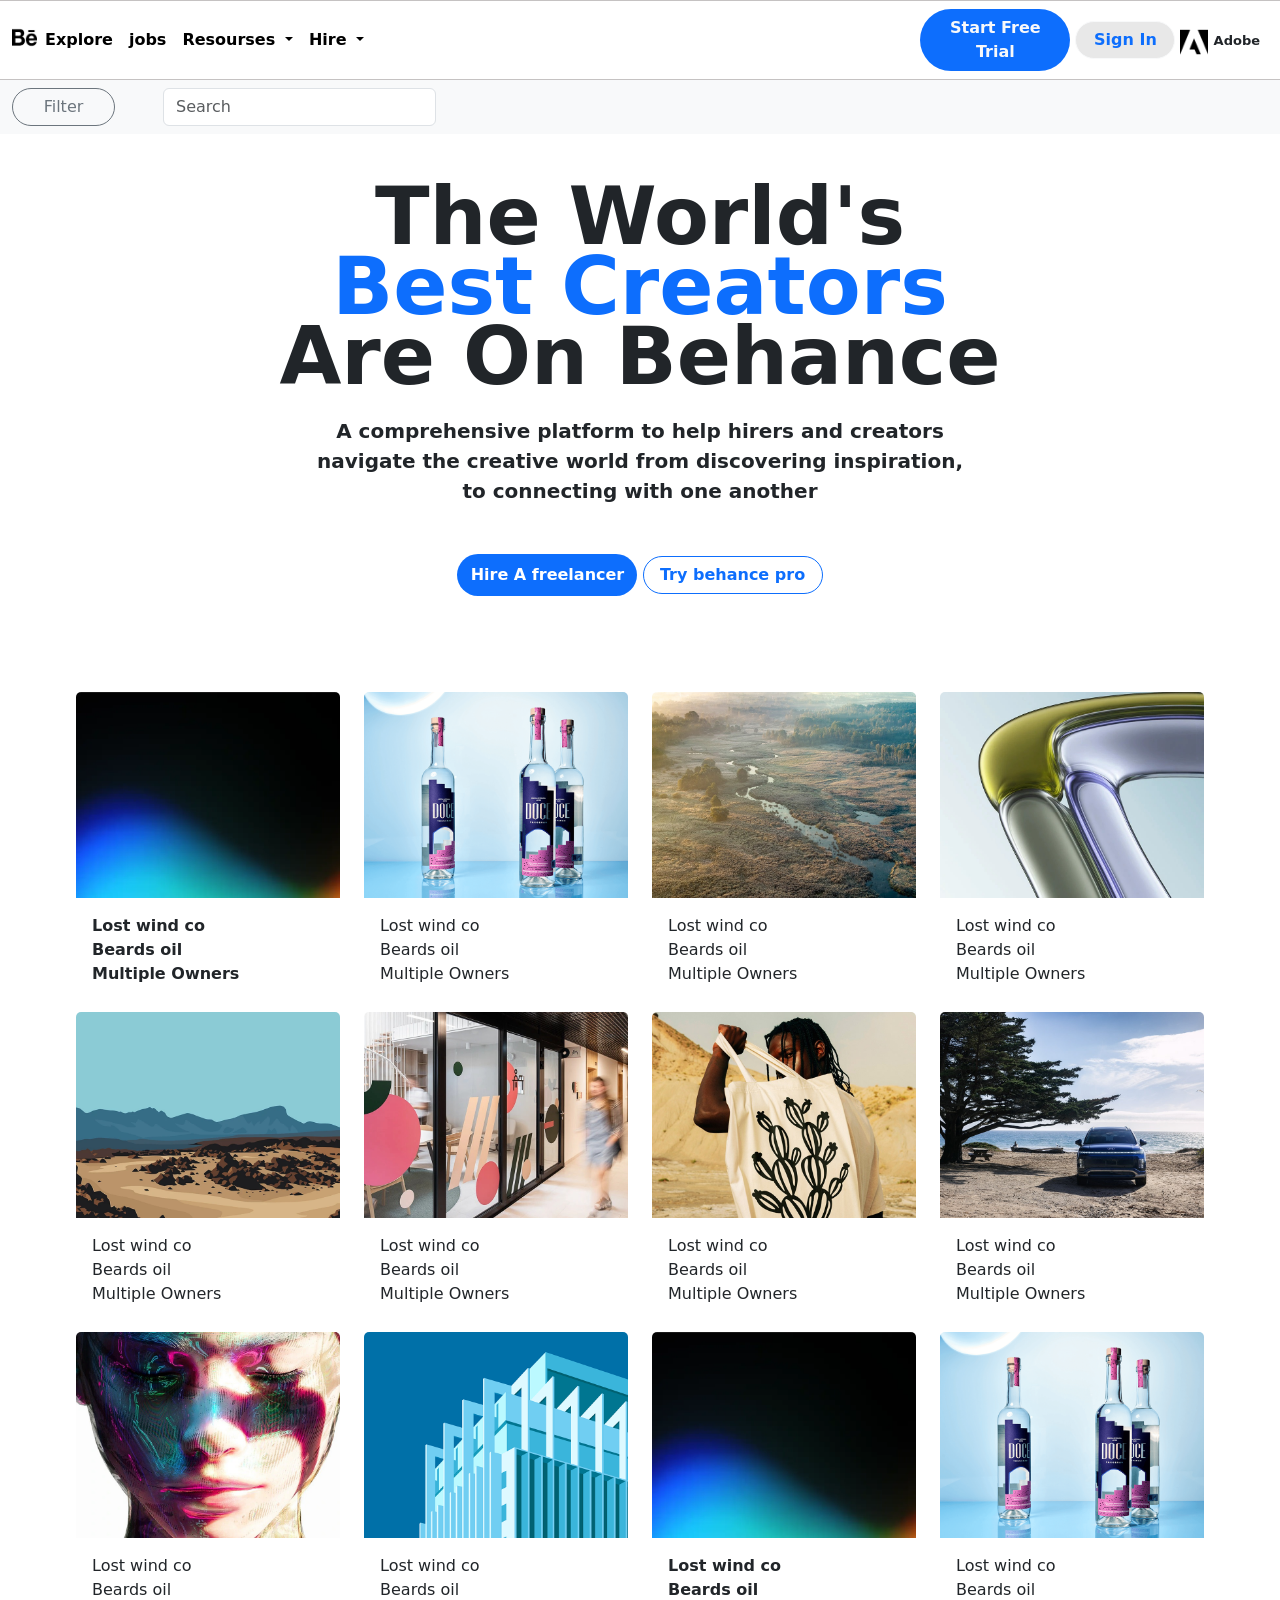
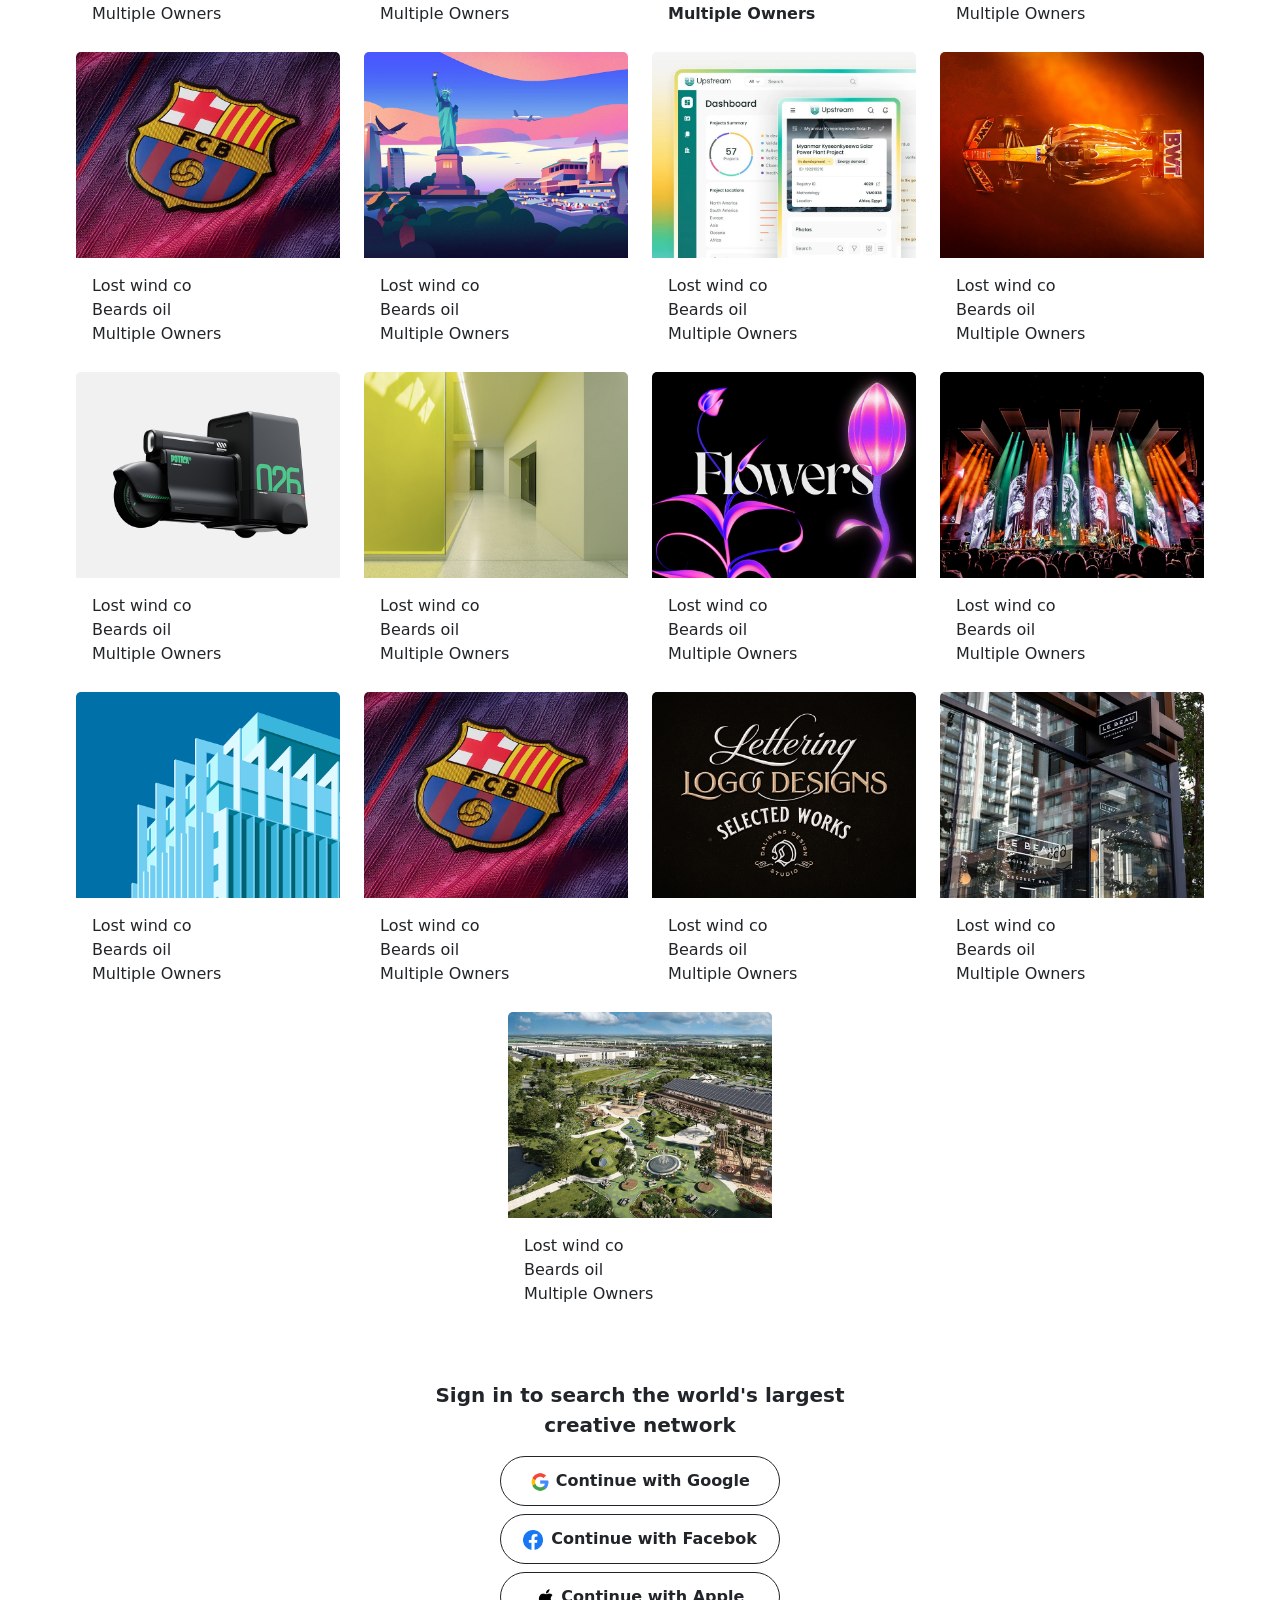
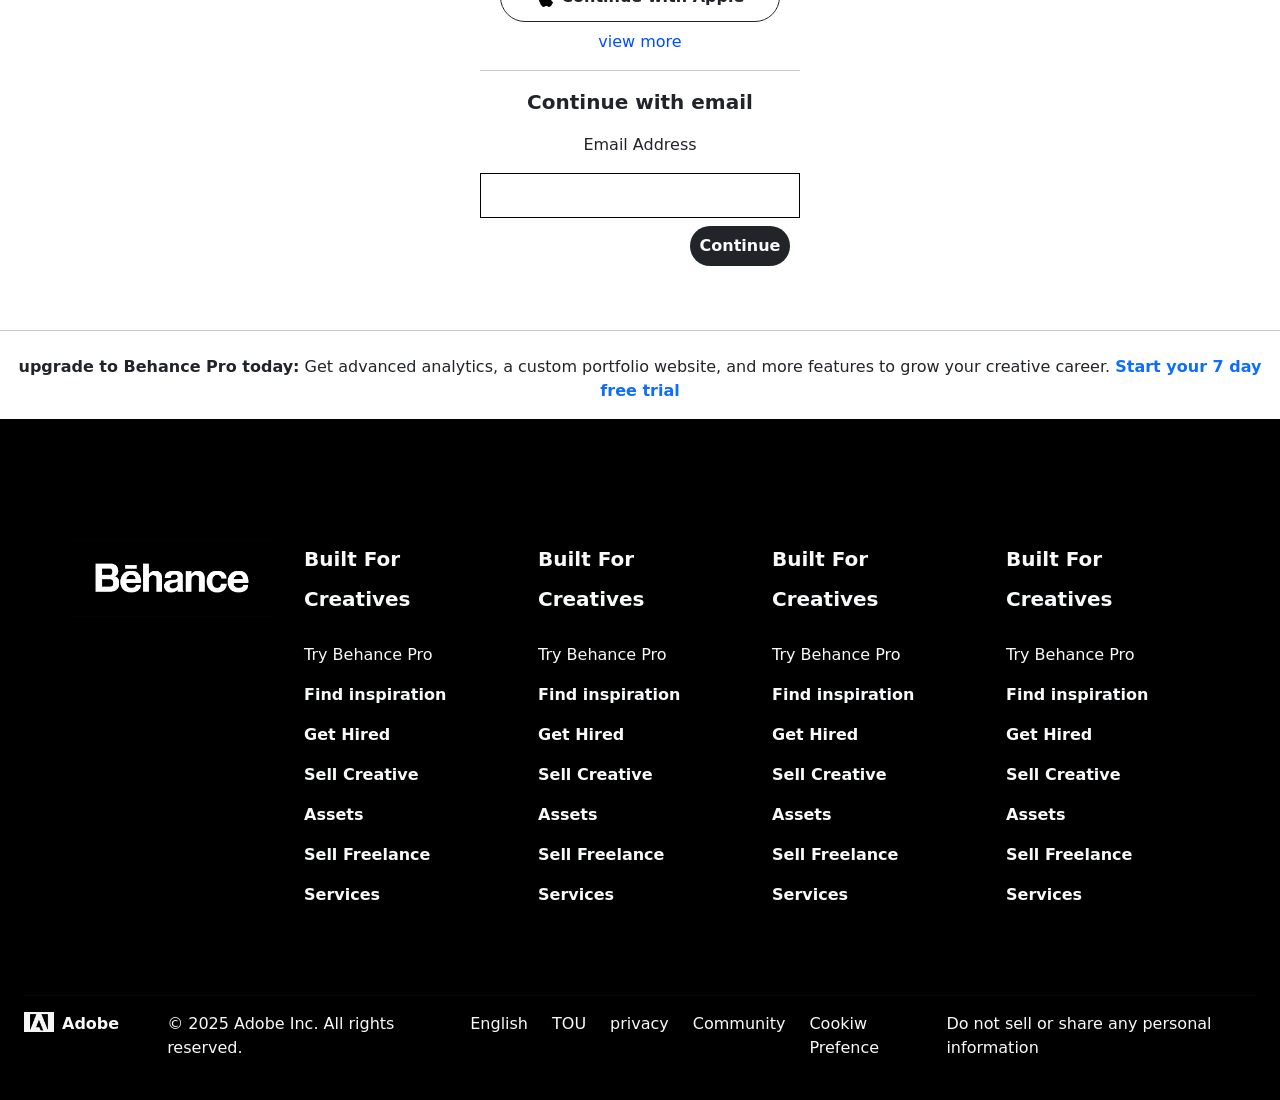
<file: index.html>
<!DOCTYPE html>
<html lang="en">

<head>
  <meta charset="UTF-8">
  <meta name="viewport" content="width=device-width, initial-scale=1.0">
  <title>behance</title>
  <link rel="stylesheet" href="behance.css">
  <link href="https://cdn.jsdelivr.net/npm/bootstrap@5.3.8/dist/css/bootstrap.min.css" rel="stylesheet"
    integrity="sha384-sRIl4kxILFvY47J16cr9ZwB07vP4J8+LH7qKQnuqkuIAvNWLzeN8tE5YBujZqJLB" crossorigin="anonymous">
</head>

<body>
  <!-- navbar -->
  <nav class="navbar navbar-expand-lg"
    style="border: 1px solid rgb(197, 194, 194); border-left: none; border-right: none;">
    <div class="container-fluid">
      <button class="navbar-toggler" style="border: none;" type="button" data-bs-toggle="collapse"
        data-bs-target="#navbarSupportedContent" aria-controls="navbarSupportedContent" aria-expanded="false"
        aria-label="Toggle navigation">
        <span class="navbar-toggler-icon "></span>
      </button>
      <a class="navbar-brand me-auto mb-2" href="index.html"><img src="./behance.png" alt="" style="width: 25px;"></a>
      <div class="collapse navbar-collapse" id="navbarSupportedContent">
        <ul class="navbar-nav me-auto mb-2 mb-lg-0">
          <li class="nav-item">
            <a class="nav-link active fw-semibold" aria-current="page" href="#">Explore </a>
          </li>
          <li class="nav-item">
            <a class="nav-link active fw-semibold" href="#">jobs</a>
          </li>
          <li class="nav-item dropdown fw-semibold">
            <a class="nav-link active dropdown-toggle fw-semibold" href="#" role="button" data-bs-toggle="dropdown"
              aria-expanded="false">
              Resourses
            </a>
            <ul class="dropdown-menu" id="drop">
              <li><a class="dropdown-item fw-semibold" href="#">Overview</a></li>
              <li><a class="dropdown-item fw-semibold" href="#">Carrer Guides</a></li>
              <li><a class="dropdown-item fw-semibold" href="#">Commisssioned Projects</a></li>
              <li><a class="dropdown-item fw-semibold" href="#">Creative Apprentiship</a></li>
            </ul>
          </li>
          <li class="nav-item dropdown">
            <a class="nav-link active dropdown-toggle fw-semibold" href="#" role="button" data-bs-toggle="dropdown"
              aria-expanded="false">
              Hire
            </a>
            <ul class="dropdown-menu">
              <li><a class="dropdown-item fw-semibold good" href="#">Hiring Dashboard</a></li>
              <li><a class="dropdown-item fw-semibold" href="#">Free lancer</a></li>
              <li><a class="dropdown-item fw-semibold" href="#">Hiring one Behance</a></li>
              <li><a class="dropdown-item fw-semibold" href="#">Create New Job</a></li>
              <li>
                <hr class="dropdown-divider">
              </li>

              <li><a class="dropdown-item fw-light" href="#">Logo Desinger</a></li>
              <li><a class="dropdown-item fw-light" href="#">Brand Designer</a></li>
              <li><a class="dropdown-item fw-light" href="#">website Designer</a></li>
              <li><a class="dropdown-item fw-light" href="#">Illustrators</a></li>
              <li><a class="dropdown-item fw-light" href="#">Social Media Designers</a></li>
            </ul>
          </li>

        </ul>
        <form class="d-flex gap-3 d-lg-block d-md-none d-sm-none d-xs-none me-2">
          <button class="btn btn-outline-none bg-primary  rounded-pill" style="width: 150px;"><a href="./startfree trial.html"
              class="text-decoration-none text-light fw-semibold">Start Free Trial</a></button>
          <button class="btn btn-outline-light rounded-pill" type="submit"
            style="background-color: rgb(232, 232, 232); width: 100px;"><a href=""
              class="text-decoration-none text-primary fw-semibold">Sign In</a></button>
          <img src="./adobe.png" alt="" style="width:28px; height: 28px;" class="mt-1">
          <span class=" fw-bold" style="font-size: small; text-align: center;">Adobe</span>
        </form>
      </div>
    </div>
  </nav>


  <nav class="navbar bg-body-tertiary">
  <div class="container-fluid">
    <form class="d-flex" role="search">
       <button class="btn btn-outline-secondary rounded-pill" type="submit" style="width: 150px;">Filter</button>
      <input class="form-control ms-5" type="search" placeholder="Search" aria-label="Search"/>
     
    </form>
  </div>
</nav>
<div > 
    <div  class=" text-center  text-dark big-text w-100 p-5 " >
      <h1 class="fw-bold " style="font-size:5rem ; font-weight: 500; line-height: 70px;">The World's <br><span class="text-primary"> Best Creators </span>
       <br> Are On Behance</h1>
        <p class="fs-5 pt-3 fw-semibold">
           A comprehensive platform to help hirers and creators <br>
            navigate the creative world from discovering inspiration,<br>
            to connecting with one another</p>
             <div class="mt-5">
             <button class="btn bg-primary fw-semibold  rounded-pill text-white fw-bold p-2 " style="width: 180px;">Hire A freelancer</button>
             <button class="btn bg-white fw-semibold text-primary  rounded-pill btn-outline-primary" style="width: 180px;">Try behance pro</button>
             </div>
    </div>
    </div>

  <div class="d-flex   mt-5 row justify-content-center">
    <div class="card col-sm-12 col-md-3" style="width: 18rem; height: 20rem; border: none;">
      <img src=".//images/imgi_197_808-pro-upsell.webp" class="card-img-top" alt="...">
      <div class="card-body">
        <span class="card-title fw-bold">Lost wind co</span><br>
        <span class="card-text fw-bold">Beards oil</span><br>
        <span class="fw-bold">Multiple Owners</span>
      </div>
    </div>

    <div class="card col-sm-12 col-md-3" style="width: 18rem; height: 20rem; border: none;">
      <img src=".//images/imgi_204_60a784227662231.Y3JvcCwxNjM2LDEyODAsMTQxLDA.png" class="card-img-top" alt="...">
      <div class="card-body">
        <span class="card-title">Lost wind co</span><br>
        <span class="card-text">Beards oil</span><br>
        <span>Multiple Owners</span>
      </div>
    </div>

    <div class="card col-sm-12 col-md-3" style="width: 18rem; border: none; height: 20rem;">
      <img src=".//images/imgi_215_2ee67e235976475.Y3JvcCwxNDM3LDExMjQsMzIsMA.jpg" class="card-img-top" alt="...">
      <div class="card-body">
        <span class="card-title">Lost wind co</span><br>
        <span class="card-text">Beards oil</span><br>
        <span>Multiple Owners</span>
      </div>
    </div>

    <div class="card col-sm-12 col-md-3" style="width: 18rem; height: 20rem; border: none;">
      <img src=".//images/imgi_263_5fe0fe232767829.Y3JvcCwxMjAwLDkzOCwwLDQ3.jpg" class="card-img-top" alt="...">
      <div class="card-body">
        <span class="card-title">Lost wind co</span><br>
        <span class="card-text">Beards oil</span><br>
        <span>Multiple Owners</span>
      </div>
    </div>
    <div class="card col-sm-12 col-md-3" style="width: 18rem; height: 20rem; border: none;">
      <img src=".//images/imgi_252_1decfc235822373.Y3JvcCwyMDQ2LDE2MDAsMCw0NDA.png" class="card-img-top" alt="...">
      <div class="card-body">
        <span class="card-title">Lost wind co</span><br>
        <span class="card-text">Beards oil</span><br>
        <span>Multiple Owners</span>
      </div>
    </div>

    <div class="card col-sm-12 col-md-3" style="width: 18rem; height: 20rem; border: none;">
      <img src=".//images/imgi_441_4c725b235265075.Y3JvcCwxMDA3LDc4OCwyODEsMA.jpg" class="card-img-top" alt="...">
      <div class="card-body">
        <span class="card-title">Lost wind co</span><br>
        <span class="card-text">Beards oil</span><br>
        <span>Multiple Owners</span>
      </div>
    </div>
    <div class="card col-sm-12 col-md-3" style="width: 18rem; height: 20rem; border: none;">
      <img src=".//images/imgi_279_bfe4fc223227225.Y3JvcCw4ODgsNjk0LDI0NiwxNw.jpg" class="card-img-top" alt="...">
      <div class="card-body">
        <span class="card-title">Lost wind co</span><br>
        <span class="card-text">Beards oil</span><br>
        <span>Multiple Owners</span>
      </div>
    </div>
    <div class="card col-sm-12 col-md-3" style="width: 18rem; height: 20rem; border: none;">
      <img src=".//images/imgi_334_d89649227411891.Y3JvcCwyMTMyLDE2NjgsMTg0LDA.jpg" class="card-img-top" alt="...">
      <div class="card-body">
        <span class="card-title">Lost wind co</span><br>
        <span class="card-text">Beards oil</span><br>
        <span>Multiple Owners</span>
      </div>
    </div>
    <div class="card col-sm-12 col-md-3" style="width: 18rem; height: 20rem; border: none;">
      <img src="./images/imgi_297_6fefd5225038487.6816506695085.jpg" class="card-img-top" alt="...">
      <div class="card-body">
        <span class="card-title">Lost wind co</span><br>
        <span class="card-text">Beards oil</span><br>
        <span>Multiple Owners</span>
      </div>
    </div>
    <div class="card col-sm-12 col-md-3" style="width: 18rem; height: 20rem; border: none;">
      <img src=".//images/imgi_247_7c2ca8215864615.Y3JvcCwyMTYwLDE2ODksMCw3NA.png" class="card-img-top" alt="...">
      <div class="card-body">
        <span class="card-title">Lost wind co</span><br>
        <span class="card-text">Beards oil</span><br>
        <span>Multiple Owners</span>
      </div>
    </div>
    <div class="card col-sm-12 col-md-3" style="width: 18rem; height: 20rem; border: none;">
      <img src=".//images/imgi_197_808-pro-upsell.webp" class="card-img-top" alt="...">
      <div class="card-body">
        <span class="card-title fw-bold">Lost wind co</span><br>
        <span class="card-text fw-bold">Beards oil</span><br>
        <span class="fw-bold">Multiple Owners</span>
      </div>
    </div>

    <div class="card col-sm-12 col-md-3" style="width: 18rem; height: 20rem; border: none;">
      <img src=".//images/imgi_204_60a784227662231.Y3JvcCwxNjM2LDEyODAsMTQxLDA.png" class="card-img-top" alt="...">
      <div class="card-body">
        <span class="card-title">Lost wind co</span><br>
        <span class="card-text">Beards oil</span><br>
        <span>Multiple Owners</span>
      </div>
    </div>

    <div class="card col-sm-12 col-md-3" style="width: 18rem; border: none; height: 20rem;">
      <img src=".//images/imgi_418_cbc7ee230174155.6871fa99b7412.jpg" class="card-img-top" alt="...">
      <div class="card-body">
        <span class="card-title">Lost wind co</span><br>
        <span class="card-text">Beards oil</span><br>
        <span>Multiple Owners</span>
      </div>
    </div>

    <div class="card col-sm-12 col-md-3" style="width: 18rem; height: 20rem; border: none;">
      <img src=".//images/imgi_314_b583c6226852785.Y3JvcCwxMDM4LDgxMiwyMjMsMA.jpg" class="card-img-top" alt="...">
      <div class="card-body">
        <span class="card-title">Lost wind co</span><br>
        <span class="card-text">Beards oil</span><br>
        <span>Multiple Owners</span>
      </div>
    </div>
    <div class="card col-sm-12 col-md-3" style="width: 18rem; height: 20rem; border: none;">
      <img src=".//images/imgi_339_51846d234278549.Y3JvcCwxNTM0LDExOTksMCww.jpg" class="card-img-top" alt="...">
      <div class="card-body">
        <span class="card-title">Lost wind co</span><br>
        <span class="card-text">Beards oil</span><br>
        <span>Multiple Owners</span>
      </div>
    </div>

    <div class="card col-sm-12 col-md-3" style="width: 18rem; height: 20rem; border: none;">
      <img src=".//images/imgi_324_92542a228726893.Y3JvcCwxMDA3LDc4OCwyMDEsMA.jpeg" class="card-img-top" alt="...">
      <div class="card-body">
        <span class="card-title">Lost wind co</span><br>
        <span class="card-text">Beards oil</span><br>
        <span>Multiple Owners</span>
      </div>
    </div>
    <div class="card col-sm-12 col-md-3" style="width: 18rem; height: 20rem; border: none;">
      <img src=".//images/imgi_366_71a683231625853.Y3JvcCwyNDMwLDE5MDAsNjYsMTY4.png" class="card-img-top" alt="...">
      <div class="card-body">
        <span class="card-title">Lost wind co</span><br>
        <span class="card-text">Beards oil</span><br>
        <span>Multiple Owners</span>
      </div>
    </div>
    <div class="card col-sm-12 col-md-3" style="width: 18rem; height: 20rem; border: none;">
      <img src=".//images/imgi_377_40d5c6235714751.Y3JvcCwyMTgyLDE3MDcsMzUxLDA.jpg" class="card-img-top" alt="...">
      <div class="card-body">
        <span class="card-title">Lost wind co</span><br>
        <span class="card-text">Beards oil</span><br>
        <span>Multiple Owners</span>
      </div>
    </div>
    <div class="card col-sm-12 col-md-3" style="width: 18rem; height: 20rem; border: none;">
      <img src=".//images/imgi_401_91d30e233492381.Y3JvcCwxNDk5LDExNzMsMCww.jpg" class="card-img-top" alt="...">
      <div class="card-body">
        <span class="card-title">Lost wind co</span><br>
        <span class="card-text">Beards oil</span><br>
        <span>Multiple Owners</span>
      </div>
    </div>
    <div class="card col-sm-12 col-md-3" style="width: 18rem; height: 20rem; border: none;">
      <img src=".//images/imgi_412_bfcfbf214016597.Y3JvcCw0NTcwLDM1NzUsMzk1LDA.jpg" class="card-img-top" alt="...">
      <div class="card-body">
        <span class="card-title">Lost wind co</span><br>
        <span class="card-text">Beards oil</span><br>
        <span>Multiple Owners</span>
      </div>
    </div>

    <div class="card col-sm-12 col-md-3" style="width: 18rem; height: 20rem; border: none;">
      <img src=".//images/imgi_247_7c2ca8215864615.Y3JvcCwyMTYwLDE2ODksMCw3NA.png" class="card-img-top" alt="...">
      <div class="card-body">
        <span class="card-title">Lost wind co</span><br>
        <span class="card-text">Beards oil</span><br>
        <span>Multiple Owners</span>
      </div>
    </div>
    <div class="card col-sm-12 col-md-3" style="width: 18rem; height: 20rem; border: none;">
      <img src=".//images/imgi_418_cbc7ee230174155.6871fa99b7412.jpg" class="card-img-top" alt="...">
      <div class="card-body">
        <span class="card-title">Lost wind co</span><br>
        <span class="card-text">Beards oil</span><br>
        <span>Multiple Owners</span>
      </div>
    </div>
    <div class="card col-sm-12 col-md-3" style="width: 18rem; height: 20rem; border: none;">
      <img src=".//images/imgi_436_4e7011231861715.Y3JvcCw4MDgsNjMyLDAsMA.jpg" class="card-img-top" alt="...">
      <div class="card-body">
        <span class="card-title">Lost wind co</span><br>
        <span class="card-text">Beards oil</span><br>
        <span>Multiple Owners</span>
      </div>
    </div>
    <div class="card col-sm-12 col-md-3" style="width: 18rem; height: 20rem; border: none;">
      <img src=".//images/imgi_226_2549c5204980663.Y3JvcCw4NDMsNjYwLDc3LDg.jpg" class="card-img-top" alt="...">
      <div class="card-body">
        <span class="card-title">Lost wind co</span><br>
        <span class="card-text">Beards oil</span><br>
        <span>Multiple Owners</span>
      </div>
    </div>
    <div class="card col-sm-12 col-md-3  d-lg-block d-md-none d-sm-none"
      style="width: 18rem; height: 20rem; border: none;">
      <img src=".//images/imgi_389_222ff2235117487.Y3JvcCwzNTk2LDI4MTMsMCww.jpg" class="card-img-top" alt="...">
      <div class="card-body">
        <span class="card-title">Lost wind co</span><br>
        <span class="card-text">Beards oil</span><br>
        <span>Multiple Owners</span>
      </div>
    </div>
  </div>



  <div class="mt-5 text-center pb-5">
    <p class="fw-bold fs-5">Sign in to search the world's largest <br>
      creative network</p>
    <div class="">
      <button class="btn btn-outline-dark rounded-pill fw-semibold fs-6" style="width: 280px; height: 50px;"><img src="./images/material-icon-theme--google.png" alt="" width="20px"> Continue
        with Google</button><br>
      <button class="btn btn-outline-dark mt-2  rounded-pill fw-semibold fs-6"
        style="width: 280px; height: 50px;"> <img src="./images/logos--facebook.png" alt="" width="20px"><span class="ms-2">Continue with Facebok</span> </button><br>
      <button class="btn btn-outline-dark mt-2 rounded-pill fw-semibold fs-6"
        style="width: 280px; height: 50px;"><img src="./images/formkit--apple.png" alt="" width="20px"> Continue with Apple</button>
    </div>
    <div class="mt-2">
      <a href="" class="text-decoration-none" style="color: rgb(0, 76, 255);">
        <p>view more</p>
      </a>
    </div>
    <hr class="w-25 mx-auto">
    <div class="">
      <p class="fw-semibold fs-5">Continue with email</p>
      <p>Email Address</p>
      <input type="email" name="" id="" style="width: 320px; height:45px; border: 1px solid black;">
    </div>
    <button class="bg-dark fw-semibold text-light rounded-pill p-2 mt-2 "
      style="width: 100px; margin-left: 200px; border: none;">Continue</button>
  </div>
  <div>
    <hr class="w-100">
    <p class=" text-center pt-2"><span class="fw-bold">upgrade to Behance Pro today:</span> Get advanced analytics, a
      custom portfolio website, and more features to grow your creative career.
      <a href="" class="text-decoration-none text-primary fw-bold">Start your 7 day free trial</a>
    </p>


  </div>

  <div class="bg-black w-100 mt-2 p-4">
    <div class="mt-5 d-lg-flex d-md-block dsm-block container-fluid p-5  " style="justify-content: space-between;">
      <div>
        <img src=".//images/images.png" alt="" width="200px">
      </div>
      <div class="first d-lg-flex gap-5 d-md-block d-sm-block">
        <div>
          <ul class=" fs-5" style="line-height: 40px; list-style-type: none;">
            <p class="fw-bold text-light fs-5">Built For Creatives</p>
            <a href="" class="text-decoration-none text-light fs-6 fw">
              <li>Try Behance Pro</li>
            </a>
            <a href="" class="text-decoration-none text-light fs-6 fw-semibold">
              <li>Find inspiration</li>
            </a>
            <a href="" class="text-decoration-none text-light fs-6 fw-semibold">
              <li>Get Hired</li>
            </a>
            <a href="" class="text-decoration-none text-light fs-6 fw-semibold">
              <li>Sell Creative Assets</li>
            </a>
            <a href="" class="text-decoration-none text-light fs-6 fw-semibold">
              <li>Sell Freelance Services</li>
            </a>
          </ul>
        </div>

        <div>
          <ul class=" fs-5" style="line-height: 40px; list-style-type: none;">
            <p class="fw-bold text-light fs-5">Built For Creatives</p>
            <a href="" class="text-decoration-none text-light fs-6 fw">
              <li>Try Behance Pro</li>
            </a>
            <a href="" class="text-decoration-none text-light fs-6 fw-semibold">
              <li>Find inspiration</li>
            </a>
            <a href="" class="text-decoration-none text-light fs-6 fw-semibold">
              <li>Get Hired</li>
            </a>
            <a href="" class="text-decoration-none text-light fs-6 fw-semibold">
              <li>Sell Creative Assets</li>
            </a>
            <a href="" class="text-decoration-none text-light fs-6 fw-semibold">
              <li>Sell Freelance Services</li>
            </a>
          </ul>
        </div>

        <div>
          <ul class=" fs-5" style="line-height: 40px; list-style-type: none;">
            <p class="fw-bold text-light fs-5">Built For Creatives</p>
            <a href="" class="text-decoration-none text-light fs-6 fw">
              <li>Try Behance Pro</li>
            </a>
            <a href="" class="text-decoration-none text-light fs-6 fw-semibold">
              <li>Find inspiration</li>
            </a>
            <a href="" class="text-decoration-none text-light fs-6 fw-semibold">
              <li>Get Hired</li>
            </a>
            <a href="" class="text-decoration-none text-light fs-6 fw-semibold">
              <li>Sell Creative Assets</li>
            </a>
            <a href="" class="text-decoration-none text-light fs-6 fw-semibold">
              <li>Sell Freelance Services</li>
            </a>
          </ul>
        </div>

        <div>
          <ul class=" fs-5" style="line-height: 40px; list-style-type: none;">
            <p class="fw-bold text-light fs-5">Built For Creatives</p>
            <a href="" class="text-decoration-none text-light fs-6 fw">
              <li>Try Behance Pro</li>
            </a>
            <a href="" class="text-decoration-none text-light fs-6 fw-semibold">
              <li>Find inspiration</li>
            </a>
            <a href="" class="text-decoration-none text-light fs-6 fw-semibold">
              <li>Get Hired</li>
            </a>
            <a href="" class="text-decoration-none text-light fs-6 fw-semibold">
              <li>Sell Creative Assets</li>
            </a>
            <a href="" class="text-decoration-none text-light fs-6 fw-semibold">
              <li>Sell Freelance Services</li>
            </a>
          </ul>
        </div>
        <div>
        </div>
      </div>
    </div>
   <hr class="w-100">
    <div class="d-lg-flex  align-items-center d-md-block d-sm-block" style="justify-content: space-between;">
     <div class="d-lg-flex d-md-block d-sm-block">
  <img src=".//images/adbe2.jpg" alt="" width="30px" style="height: 20px;"> <span class="text-light fw-bold ms-2">Adobe</span>

      <p class="text-light ms-5">© 2025 Adobe Inc. All rights reserved.</p>
 </div>

 <div>
  <ul class=" text-light d-lg-flex gap-4 d-sm-block d-md-block" style="list-style-type: none;">
    <li>English</li>
    <li>TOU</li>
    <li>privacy</li>
    <li>Community</li>
    <li>Cookiw Prefence</li>
    <li>Do not sell or share any personal information</li>
  </ul>
 </div>
 </div>
    </div>
     
  






















  <script src="https://cdn.jsdelivr.net/npm/@popperjs/core@2.11.8/dist/umd/popper.min.js"
    integrity="sha384-I7E8VVD/ismYTF4hNIPjVp/Zjvgyol6VFvRkX/vR+Vc4jQkC+hVqc2pM8ODewa9r"
    crossorigin="anonymous"></script>
  <script src="https://cdn.jsdelivr.net/npm/bootstrap@5.3.8/dist/js/bootstrap.min.js"
    integrity="sha384-G/EV+4j2dNv+tEPo3++6LCgdCROaejBqfUeNjuKAiuXbjrxilcCdDz6ZAVfHWe1Y"
    crossorigin="anonymous"></script>
</body>

</html>
</file>
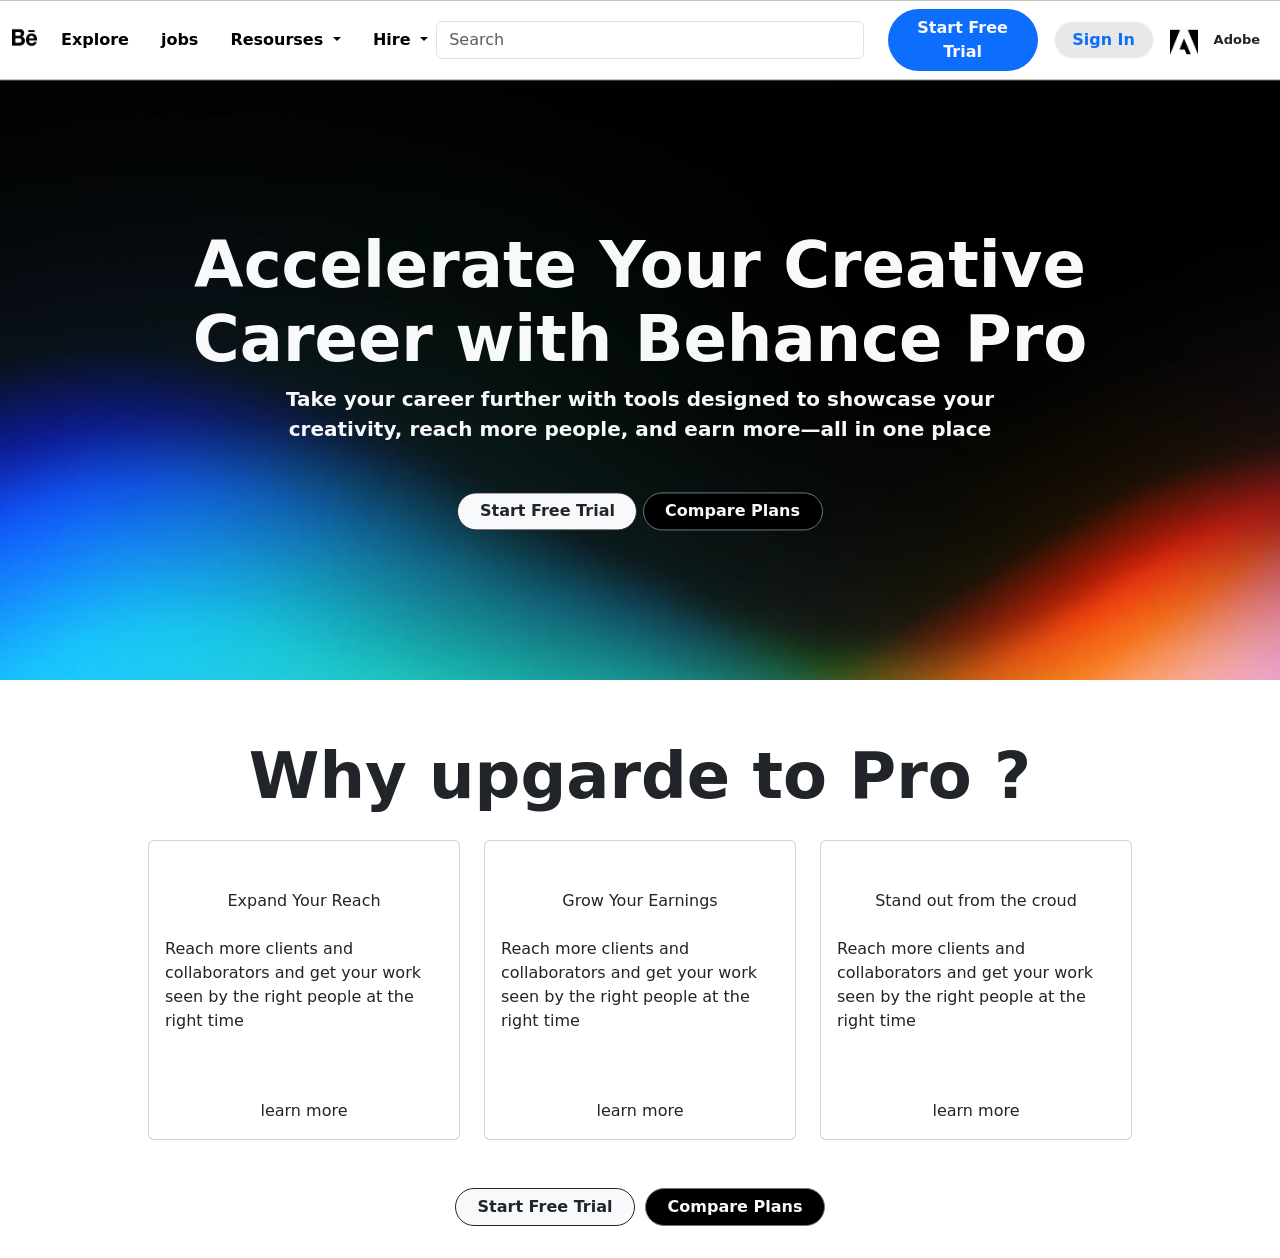
<file: startfree trial.html>
<!DOCTYPE html>
<html lang="en">
<head>
    <meta charset="UTF-8">
    <meta name="viewport" content="width=device-width, initial-scale=1.0">
    <title>Start Free trial</title>
  <link href="https://cdn.jsdelivr.net/npm/bootstrap@5.3.8/dist/css/bootstrap.min.css" rel="stylesheet"
    integrity="sha384-sRIl4kxILFvY47J16cr9ZwB07vP4J8+LH7qKQnuqkuIAvNWLzeN8tE5YBujZqJLB" crossorigin="anonymous">
</head>
<style>
  .hero-image {
    display: block;
    width: 100%;
    height: 600px;
    object-fit: cover;
  }

  .hero-content {
    padding: 1.5rem;
  }

  .hero-title {
    font-size: clamp(2rem, 6vw, 4rem);
    line-height: 1.15;
  }

  .benefits-section {
    padding: 0 1rem 2rem;
  }

  .benefits-title {
    font-size: clamp(2rem, 6vw, 4rem);
  }

  .benefits-grid {
    display: flex;
    flex-wrap: wrap;
    justify-content: center;
    gap: 1.5rem;
  }

  .benefit-card {
    width: 25%;
    min-height: 300px;
  }

  .nav-search {
    width: 50%;
  }

  .nav-actions {
    align-items: center;
  }

  @media (max-width: 991.98px) {
    .nav-search {
      width: 100%;
      margin: 0.5rem 0;
    }

    .nav-actions {
      align-items: flex-start;
      margin: 0.5rem 0;
    }

    .hero-image {
      height: 480px;
    }

    .benefit-card {
      width: calc(50% - 1rem);
    }
  }

  @media (max-width: 575.98px) {
    .hero-image {
      height: 440px;
    }

    .hero-title br,
    .hero-description br {
      display: none;
    }

    .hero-content {
      padding: 1rem;
    }

    .hero-buttons,
    .benefits-buttons {
      display: flex;
      flex-direction: column;
      align-items: center;
      gap: 0.75rem;
    }

    .benefit-card {
      width: 100%;
      min-height: 250px;
    }
  }
</style>
<body>
    <!-- NAV-bar -->
      <nav class="navbar navbar-expand-lg "
    style="border: 1px solid rgb(197, 194, 194); border-left: none; border-right: none;">
    <div class="container-fluid">
      <button class="navbar-toggler" style="border: none;" type="button" data-bs-toggle="collapse"
        data-bs-target="#navbarSupportedContent" aria-controls="navbarSupportedContent" aria-expanded="false"
        aria-label="Toggle navigation">
        <span class="navbar-toggler-icon "></span>
      </button>
      <a class="navbar-brand me-auto mb-2" href="index.html"><img src="./behance.png" alt="" style="width: 25px;"></a>
      <div class="collapse navbar-collapse" id="navbarSupportedContent">
        <ul class="navbar-nav me-auto mb-2 mb-lg-0 gap-3">
          <li class="nav-item">
            <a class="nav-link active fw-semibold ms-3" aria-current="page" href="./index.html">Explore </a>
          </li>
          <li class="nav-item">
            <a class="nav-link active fw-semibold" href="#">jobs</a>
          </li>
          <li class="nav-item dropdown fw-semibold">
            <a class="nav-link active dropdown-toggle fw-semibold" href="#" role="button" data-bs-toggle="dropdown"
              aria-expanded="false">
              Resourses
            </a>
            <ul class="dropdown-menu g" id="drop">
              <li><a class="dropdown-item fw-semibold" href="#">Overview</a></li>
              <li><a class="dropdown-item fw-semibold" href="#">Carrer Guides</a></li>
              <li><a class="dropdown-item fw-semibold" href="#">Commisssioned Projects</a></li>
              <li><a class="dropdown-item fw-semibold" href="#">Creative Apprentiship</a></li>
            </ul>
          </li>
          <li class="nav-item dropdown">
            <a class="nav-link active dropdown-toggle fw-semibold" href="#" role="button" data-bs-toggle="dropdown"
              aria-expanded="false">
              Hire
            </a>
            <ul class="dropdown-menu">
              <li><a class="dropdown-item fw-semibold good" href="#">Hiring Dashboard</a></li>
              <li><a class="dropdown-item fw-semibold" href="#">Free lancer</a></li>
              <li><a class="dropdown-item fw-semibold" href="#">Hiring one Behance</a></li>
              <li><a class="dropdown-item fw-semibold" href="#">Create New Job</a></li>
              <li>
                <hr class="dropdown-divider">
              </li>

              <li><a class="dropdown-item fw-light" href="#">Logo Desinger</a></li>
              <li><a class="dropdown-item fw-light" href="#">Brand Designer</a></li>
              <li><a class="dropdown-item fw-light" href="#">website Designer</a></li>
              <li><a class="dropdown-item fw-light" href="#">Illustrators</a></li>
              <li><a class="dropdown-item fw-light" href="#">Social Media Designers</a></li>
            </ul>
          </li>

        </ul>   
            <form class="d-flex nav-search me-lg-4" role="search">
        <input class="form-control " type="search" placeholder="Search" aria-label="Search"/>
        
            </form>
        <form class="d-flex flex-column flex-lg-row gap-3 nav-actions me-lg-2">
          <button class="btn btn-outline-none bg-primary  rounded-pill" style="width: 150px;"><a href=""
              class="text-decoration-none text-light fw-semibold">Start Free Trial</a></button>
          <button class="btn btn-outline-light rounded-pill" type="submit"
            style="background-color: rgb(232, 232, 232); width: 100px;"><a href=""
              class="text-decoration-none text-primary fw-semibold">Sign In</a></button>
          <img src="./adobe.png" alt="" style="width:28px; height: 28px;" class="mt-1">
          <span class=" fw-bold" style="font-size: small; text-align: center;">Adobe</span>
        </form>
      </div>
    </div>
  </nav>

<div class="position-relative">
    <img src=".//images/Accelerate Your Creative Career _ Behance Pro __ Behance/imgi_104_pro_marketing_banner_2x.webp " class="hero-image" alt="">
        
    <div  class="text-center position-absolute top-50 start-50 translate-middle text-light big-text w-100 hero-content" >
      <h1 class="fw-bold hero-title">Accelerate Your Creative <br>
        Career  with Behance Pro</h1>
        <p class="fs-5 fw-semibold hero-description">Take your career further with tools designed to showcase your <br>
           creativity, reach more people,
             and earn more—all in one place</p>
             <div class="mt-5 hero-buttons">
             <button class="btn bg-light fw-semibold btn-outline-dark  rounded-pill " style="width: 180px;">Start Free Trial</button>
             <button class="btn bg-black fw-semibold text-light  rounded-pill btn-outline-secondary" style="width: 180px;">Compare Plans</button>
             </div>
    </div>
    </div>
   

    <div class="mt-5 benefits-section">
      <p class="fw-bold text-center benefits-title">Why upgarde to Pro ?</p>
      <div class="mt-3 benefits-grid">
        <div class="card benefit-card"><p class="card-title text-center mt-5">Expand Your Reach</p>
          <div class="card-body">
            <p>Reach more clients and collaborators and get your work seen by the right people at the right time</p>
          </div>
          <p class="text-center">learn more</p>

        </div>
        <div class="card benefit-card">
          <p class="card-title text-center mt-5">Grow Your Earnings</p>
            <div class="card-body">
            <p>Reach more clients and collaborators and get your work seen by the right people at the right time</p>
          </div>
          <p class="text-center">learn more</p>

        </div>
        <div class="card benefit-card">
           <p class="card-title text-center mt-5">Stand out from the croud</p>
            <div class="card-body">
            <p>Reach more clients and collaborators and get your work seen by the right people at the right time</p>
          </div>

          <p class="text-center">learn more</p>

        </div>

  
      </div>
      <div class="mt-5 benefits-buttons" style="display: flex; justify-content: center; gap: 10px;">
             <button class="btn bg-light fw-semibold btn-outline-dark  rounded-pill " style="width: 180px;">Start Free Trial</button>
             <button class="btn bg-black fw-semibold text-light  rounded-pill btn-outline-secondary" style="width: 180px;">Compare Plans</button>
             </div>
    </div>

</body>


  <script src="https://cdn.jsdelivr.net/npm/@popperjs/core@2.11.8/dist/umd/popper.min.js"
    integrity="sha384-I7E8VVD/ismYTF4hNIPjVp/Zjvgyol6VFvRkX/vR+Vc4jQkC+hVqc2pM8ODewa9r"
    crossorigin="anonymous"></script>
  <script src="https://cdn.jsdelivr.net/npm/bootstrap@5.3.8/dist/js/bootstrap.min.js"
    integrity="sha384-G/EV+4j2dNv+tEPo3++6LCgdCROaejBqfUeNjuKAiuXbjrxilcCdDz6ZAVfHWe1Y"
    crossorigin="anonymous"></script>
</html>
</file>
<file: behance.css>
#drop.good:hover{
    color: blue;
    
}
</file>
